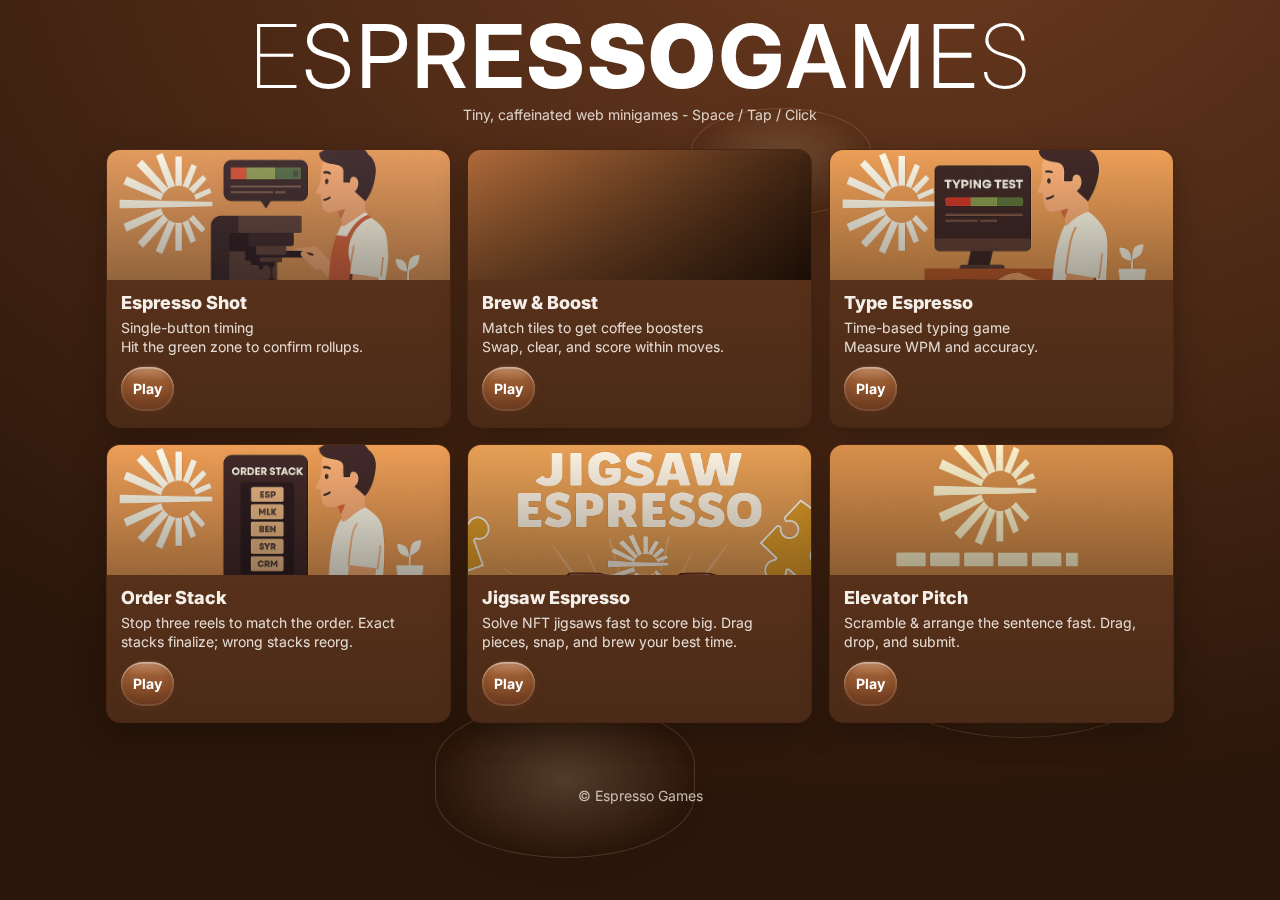
<file: index.html>
<!doctype html>
<html lang="en">
  <head>
    <meta charset="utf-8" />
    <meta name="viewport" content="width=device-width, initial-scale=1, user-scalable=no, viewport-fit=cover" />
    <title>Espresso Games</title>
    <link rel="preconnect" href="https://fonts.googleapis.com" />
    <link rel="preconnect" href="https://fonts.gstatic.com" crossorigin />
    <link href="https://fonts.googleapis.com/css2?family=Inter:wght@400;600;800&display=swap" rel="stylesheet" />
    <link rel="stylesheet" href="https://cdnjs.cloudflare.com/ajax/libs/font-awesome/6.5.2/css/all.min.css" integrity="sha512-SnH5WK+bZxgPHs44uWIX+LLJAJ9/2PkfAm1T0H6S9J1F1sZq9VHtV6nRvWmvMRGsiE9z1FMvxhYhE3lDkG8WAw==" crossorigin="anonymous" referrerpolicy="no-referrer" />
    <link rel="stylesheet" href="home.css" />
  </head>
  <body>
    <div class="bg-icons" aria-hidden="true">
      <div class="shape e-1"></div>
      <div class="shape e-2"></div>
      <div class="shape e-3"></div>
      <div class="shape e-4"></div>
      <i class="icon icon-1 fa-solid fa-mug-saucer"></i>
      <i class="icon icon-2 fa-regular fa-circle"></i>
      <i class="icon icon-3 fa-solid fa-circle"></i>
      <i class="icon icon-4 fa-solid fa-mug-saucer"></i>
      <i class="icon icon-5 fa-regular fa-circle"></i>
      <i class="icon icon-6 fa-solid fa-circle"></i>
      <i class="icon icon-7 fa-solid fa-mug-saucer"></i>
      <i class="icon icon-8 fa-regular fa-circle"></i>
      <i class="icon icon-9 fa-solid fa-circle"></i>
      <i class="icon icon-10 fa-solid fa-mug-saucer"></i>
      <i class="icon icon-11 fa-regular fa-circle"></i>
      <i class="icon icon-12 fa-solid fa-circle"></i>
    </div>
    <header class="header">
      <div class="title" id="title-anim" aria-label="Espresso Games"></div>
      <div class="subtitle">Tiny, caffeinated web minigames - Space / Tap / Click</div>
    </header>
    <main class="grid">
      <a class="card playable" href="espresso-shot/index.html">
        <div class="thumb thumb-shot" data-img="card-img/espresso-shot.png"></div>
        <div class="card-body">
          <div class="card-title">Espresso Shot</div>
          <div class="card-desc">Single-button timing<br>Hit the green zone to confirm rollups.</div>
          <div class="pill">Play</div>
        </div>
      </a>
      <a class="card playable" href="brew-boost/index.html">
        <div class="thumb thumb-brew"></div>
        <div class="card-body">
          <div class="card-title">Brew &amp; Boost</div>
          <div class="card-desc">Match tiles to get coffee boosters<br>Swap, clear, and score within moves.</div>
          <div class="pill">Play</div>
        </div>
      </a>
      <a class="card playable" href="type-espresso/index.html">
        <div class="thumb thumb-type" data-img="card-img/type-espresso.png"></div>
        <div class="card-body">
          <div class="card-title">Type Espresso</div>
          <div class="card-desc">Time-based typing game<br>Measure WPM and accuracy.</div>
          <div class="pill">Play</div>
        </div>
      </a>
      <a class="card playable" href="order-stack/index.html">
        <div class="thumb thumb-stack" data-img="card-img/order-stack.png"></div>
        <div class="card-body">
          <div class="card-title">Order Stack</div>
          <div class="card-desc">Stop three reels to match the order. Exact stacks finalize; wrong stacks reorg.</div>
          <div class="pill">Play</div>
        </div>
      </a>
      <a class="card playable" href="jigsaw-espresso/index.html">
        <div class="thumb thumb-jigsaw" data-img="card-img/jigsaw-espresso.png"></div>
        <div class="card-body">
          <div class="card-title">Jigsaw Espresso</div>
          <div class="card-desc">Solve NFT jigsaws fast to score big. Drag pieces, snap, and brew your best time.</div>
          <div class="pill">Play</div>
        </div>
      </a>
      <a class="card playable" href="elevator-pitch/index.html">
        <div class="thumb thumb-elevator" data-img="card-img/elevator-pitch.png"></div>
        <div class="card-body">
          <div class="card-title">Elevator Pitch</div>
          <div class="card-desc">Scramble & arrange the sentence fast. Drag, drop, and submit.</div>
          <div class="pill">Play</div>
        </div>
      </a>
    </main>
    <footer class="footer">© Espresso Games</footer>
    <script>
      (function(){
        const TITLE_TEXT = 'Espresso Games';
        const container = document.getElementById('title-anim');
        if (!container) return;

        // Initialize spans per character
        const chars = Array.from(TITLE_TEXT);
        container.innerHTML = '';
        chars.forEach((ch) => {
          const span = document.createElement('span');
          span.textContent = ch;
          span.dataset.char = ch;
          container.appendChild(span);
        });

        const spans = Array.from(container.querySelectorAll('span'));

        const mouse = { x: 0, y: 0 };
        const cursor = { x: 0, y: 0 };

        function dist(a, b){
          const dx = b.x - a.x;
          const dy = b.y - a.y;
          return Math.hypot(dx, dy);
        }

        function setInitialPointer(){
          const rect = container.getBoundingClientRect();
          mouse.x = rect.left + rect.width / 2;
          mouse.y = rect.top + rect.height / 2;
          cursor.x = mouse.x;
          cursor.y = mouse.y;
        }

        function onMouseMove(e){ cursor.x = e.clientX; cursor.y = e.clientY; }
        function onTouchMove(e){ const t = e.touches[0]; if (!t) return; cursor.x = t.clientX; cursor.y = t.clientY; }

        window.addEventListener('mousemove', onMouseMove);
        window.addEventListener('touchmove', onTouchMove, { passive: true });

        setInitialPointer();
        window.addEventListener('resize', setInitialPointer);

        function getAttr(distance, minVal, maxVal, maxDist){
          const val = maxVal - Math.abs((maxVal * distance) / maxDist);
          return Math.max(minVal, val + minVal);
        }

        let rafId;
        function animate(){
          mouse.x += (cursor.x - mouse.x) / 15;
          mouse.y += (cursor.y - mouse.y) / 15;

          const titleRect = container.getBoundingClientRect();
          const maxDist = Math.max(120, titleRect.width / 2);

          for (let i = 0; i < spans.length; i++){
            const span = spans[i];
            const r = span.getBoundingClientRect();
            const center = { x: r.left + r.width / 2, y: r.top + r.height / 2 };
            const d = dist(mouse, center);

            const wdth = Math.floor(getAttr(d, 5, 200, maxDist));
            const wght = Math.floor(getAttr(d, 100, 900, maxDist));
            const ital = getAttr(d, 0, 1, maxDist).toFixed(2);

            span.style.opacity = '1';
            span.style.fontVariationSettings = `'wght' ${wght}, 'wdth' ${wdth}, 'ital' ${ital}`;
          }

          rafId = requestAnimationFrame(animate);
        }
        animate();

      })();
    </script>
    <script>
      (function(){
        const clamp = (n, min, max) => Math.max(min, Math.min(max, n));
        const lerp = (a, b, t) => a + (b - a) * t;
        const cards = Array.from(document.querySelectorAll('.card'));

        cards.forEach(card => {
          let target = { xPct: 50, yPct: 50, rx: 0, ry: 0, bgx: 50, bgy: 50 };
          let current = { ...target };
          let rafId = null;

          function animate(){
            current.xPct = lerp(current.xPct, target.xPct, 0.18);
            current.yPct = lerp(current.yPct, target.yPct, 0.18);
            current.rx = lerp(current.rx, target.rx, 0.18);
            current.ry = lerp(current.ry, target.ry, 0.18);
            current.bgx = lerp(current.bgx, target.bgx, 0.1);
            current.bgy = lerp(current.bgy, target.bgy, 0.1);

            card.style.setProperty('--mx', current.xPct + '%');
            card.style.setProperty('--my', current.yPct + '%');
            card.style.setProperty('--rx', current.rx + 'deg');
            card.style.setProperty('--ry', current.ry + 'deg');
            card.style.setProperty('--bgx', current.bgx + '%');
            card.style.setProperty('--bgy', current.bgy + '%');

            if (Math.abs(current.xPct - target.xPct) > 0.01 ||
                Math.abs(current.yPct - target.yPct) > 0.01 ||
                Math.abs(current.rx - target.rx) > 0.01 ||
                Math.abs(current.ry - target.ry) > 0.01 ||
                Math.abs(current.bgx - target.bgx) > 0.01 ||
                Math.abs(current.bgy - target.bgy) > 0.01) {
              rafId = requestAnimationFrame(animate);
            } else {
              rafId = null;
            }
          }

          function setFromEvent(e){
            const rect = card.getBoundingClientRect();
            const nx = clamp((e.clientX - rect.left) / rect.width, 0, 1);
            const ny = clamp((e.clientY - rect.top) / rect.height, 0, 1);
            const dx = nx * 100 - 50;
            const dy = ny * 100 - 50;

            // pointer position
            target.xPct = nx * 100;
            target.yPct = ny * 100;

            // background parallax similar to example ratios
            target.bgx = 50 + nx * 25 - 12.5;  // 50 + (percentage.x / 4) - 12.5
            target.bgy = 50 + ny * 33.33 - 16.67; // 50 + (percentage.y / 3) - 16.67

            // rotation with factor
            const rotateFactor = 0.4;
            target.rx = -(dx / 3.5) * rotateFactor;
            target.ry = (dy / 2) * rotateFactor;

            if (!rafId) rafId = requestAnimationFrame(animate);
          }

          function reset(){
            target = { xPct: 50, yPct: 50, rx: 0, ry: 0, bgx: 50, bgy: 50 };
            if (!rafId) rafId = requestAnimationFrame(animate);
          }

          card.addEventListener('pointermove', setFromEvent);
          card.addEventListener('pointerenter', setFromEvent);
          card.addEventListener('pointerleave', reset);
        });
      })();
    </script>
    <script>
      (function(){
        const thumbs = Array.from(document.querySelectorAll('.thumb[data-img]'));
        thumbs.forEach(t => {
          const src = t.getAttribute('data-img');
          if (!src) return;
          const img = new Image();
          img.onload = () => {
            t.style.backgroundImage = `url('${src}')`;
            t.classList.add('has-image');
          };
          img.onerror = () => {
            // leave gradient as-is
          };
          img.src = src;
        });
      })();
    </script>
  </body>
  </html>
</file>
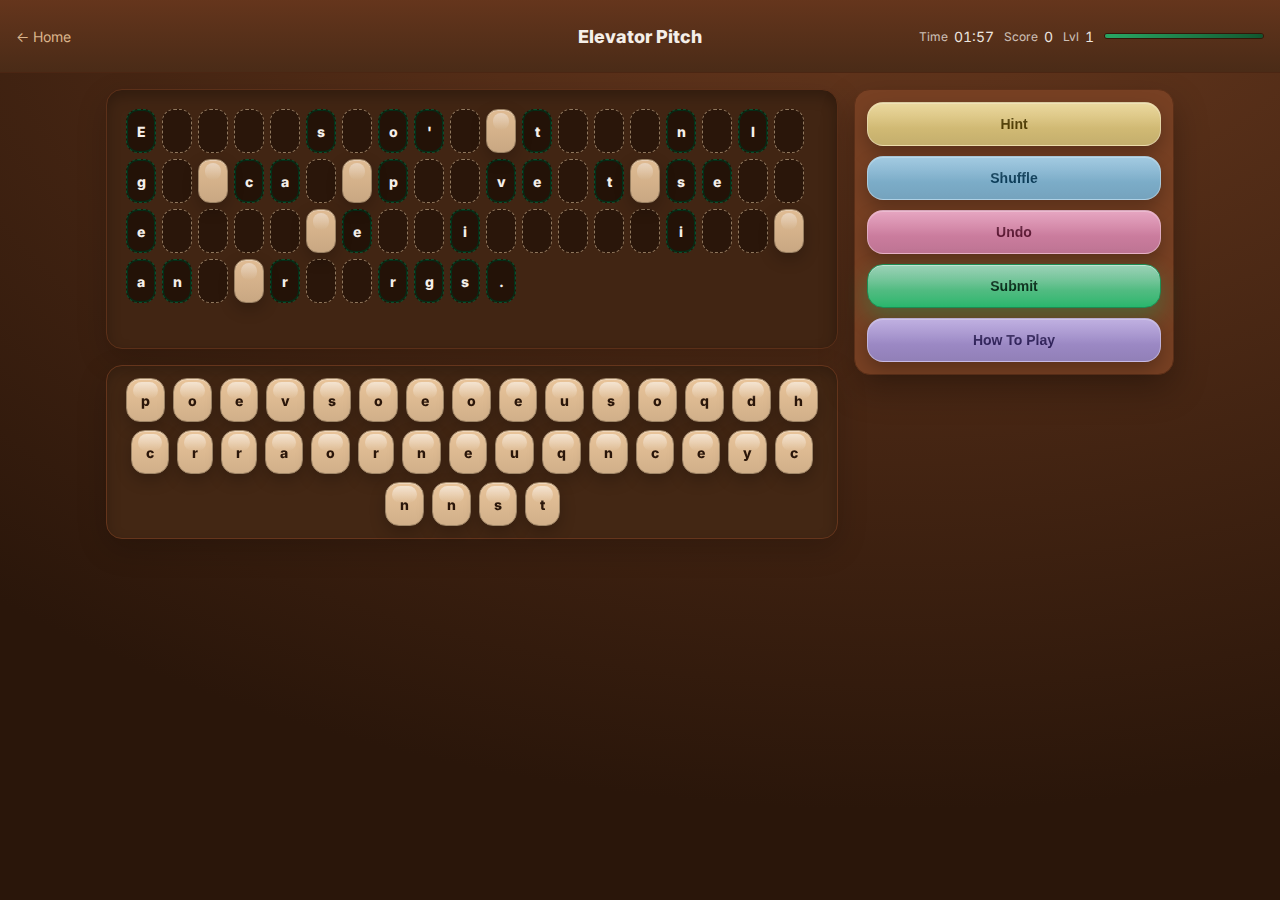
<file: elevator-pitch/index.html>
<!doctype html>
<html lang="en">
  <head>
    <meta charset="utf-8" />
    <meta name="viewport" content="width=device-width, initial-scale=1" />
    <title>Elevator Pitch — Espresso Games</title>
    <link rel="preconnect" href="https://fonts.googleapis.com" />
    <link rel="preconnect" href="https://fonts.gstatic.com" crossorigin />
    <link href="https://fonts.googleapis.com/css2?family=Inter:wght@400;600;800&display=swap" rel="stylesheet" />
    <link rel="stylesheet" href="styles.css" />
  </head>
  <body>
    <header class="topbar">
      <a class="home" href="../index.html">← Home</a>
      <div class="title">Elevator Pitch</div>
      <div class="meta">
        <span class="label">Time</span><span id="clock">00:30</span>
        <span class="label">Score</span><span id="score">0</span>
        <span class="label">Lvl</span><span id="level">1</span>
        <div class="timebar"><div id="timefill"></div></div>
      </div>
    </header>

    <main class="layout">
      <section class="workspace" id="workspace"></section>
      <section class="tray" id="tray"></section>
      <aside class="controls">
        <button id="hint">Hint</button>
        <button id="shuffle">Shuffle</button>
        <button id="undo">Undo</button>
        <button id="submit" class="primary">Submit</button>
        <button id="howtoBtn">How&nbsp;To&nbsp;Play</button>
      </aside>
    </main>

    <div class="modal" id="result" hidden>
      <div class="modal-card">
        <div id="result-title">Result</div>
        <div id="result-detail"></div>
        <div class="modal-actions">
          <button id="next">Next</button>
          <button id="replay">Replay</button>
          <a class="home-link" href="../index.html">Home</a>
        </div>
      </div>
    </div>

    <div class="modal" id="howto" hidden>
      <div class="modal-card">
        <div class="modal-title">How To Play</div>
        <div class="modal-body">
          Drag words from the tray to the workspace to craft a clear elevator pitch before time runs out. Submit to score; use Hint or Shuffle if stuck.
        </div>
        <div class="modal-actions">
          <button id="howtoClose">Got it</button>
        </div>
      </div>
    </div>

    <script src="sentences.js"></script>
    <script src="main.js"></script>
    <script>
      (function(){
        const btn = document.getElementById('howtoBtn');
        const modal = document.getElementById('howto');
        const close = document.getElementById('howtoClose');
        if(btn && modal && close){
          btn.addEventListener('click', ()=> modal.hidden = false);
          close.addEventListener('click', ()=> modal.hidden = true);
          modal.addEventListener('click', (e)=>{ if(e.target === modal) modal.hidden = true; });
          window.addEventListener('keydown', (e)=>{ if(e.key === 'Escape') modal.hidden = true; });
        }
      })();
    </script>
  </body>
  </html>
</file>
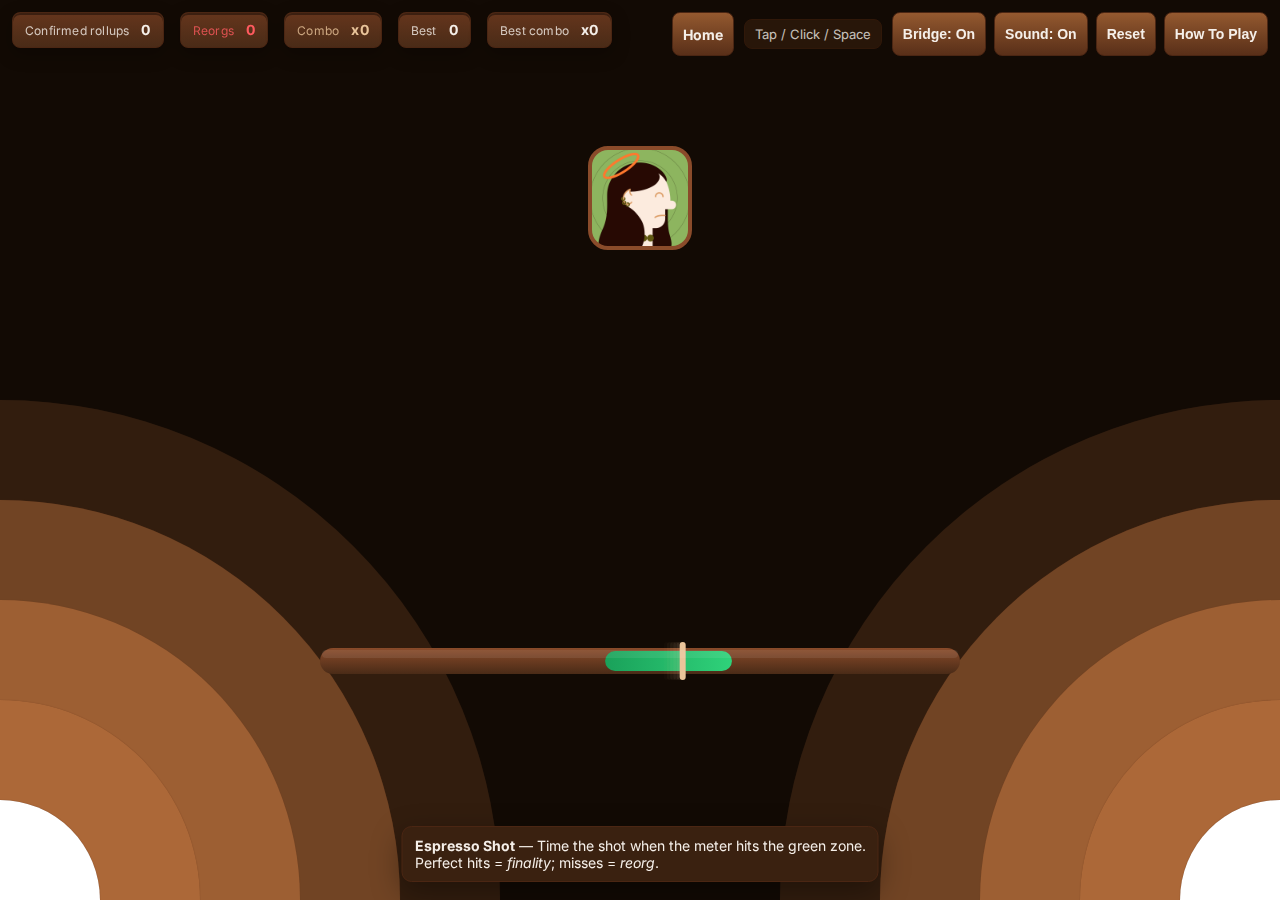
<file: espresso-shot/index.html>
<!doctype html>
<html lang="en">
  <head>
    <meta charset="utf-8" />
    <meta name="viewport" content="width=device-width, initial-scale=1" />
    <title>Espresso Shot — Single-Button Timing</title>
    <link rel="preconnect" href="https://fonts.googleapis.com" />
    <link rel="preconnect" href="https://fonts.gstatic.com" crossorigin />
    <link href="https://fonts.googleapis.com/css2?family=Inter:wght@400;600;800&display=swap" rel="stylesheet" />
    <link rel="stylesheet" href="styles.css" />
  </head>
  <body>
    <!-- Coffee ripple background animation -->
    <div class="ripple-background">
      <!-- Left side ripples -->
      <div class="circle xxlarge shade1 left"></div>
      <div class="circle xlarge shade2 left"></div>
      <div class="circle large shade3 left"></div>
      <div class="circle medium shade4 left"></div>
      <div class="circle small shade5 left"></div>
      
      <!-- Right side ripples -->
      <div class="circle xxlarge shade1 right"></div>
      <div class="circle xlarge shade2 right"></div>
      <div class="circle large shade3 right"></div>
      <div class="circle medium shade4 right"></div>
      <div class="circle small shade5 right"></div>
    </div>
    
    <div id="app">
      <canvas id="game" aria-label="Espresso Shot timing game" role="img"></canvas>
      <div id="hud">
        <div class="scores">
          <div class="score" id="confirmedBox"><span class="label">Confirmed rollups</span><span id="confirmed">0</span></div>
          <div class="score reorgs" id="reorgsBox"><span class="label">Reorgs</span><span id="reorgs">0</span></div>
          <div class="score combo" id="comboBox"><span class="label">Combo</span><span id="combo">x0</span></div>
          <div class="score best"><span class="label">Best</span><span id="best">0</span></div>
          <div class="score best"><span class="label">Best combo</span><span id="bestCombo">x0</span></div>
        </div>
        <div class="right-tools">
          <a class="home-link" href="../index.html" title="Back to Espresso Games">Home</a>
          <div class="controls">Tap / Click / Space</div>
          <div class="buttons">
            <button id="toggleBridge" aria-pressed="true" title="Toggle moving green zone">Bridge: On</button>
            <button id="muteBtn" aria-pressed="false" title="Toggle sound">Sound: On</button>
            <button id="resetBtn" title="Reset run">Reset</button>
            <button id="howtoBtn" title="How to play">How&nbsp;To&nbsp;Play</button>
          </div>
        </div>
      </div>
      <div id="tooltip">
        <strong>Espresso Shot</strong> — Time the shot when the meter hits the green zone.<br />
        Perfect hits = <em>finality</em>; misses = <em>reorg</em>.
      </div>
    </div>

    <div id="howto" class="overlay hidden" role="dialog" aria-modal="true" aria-labelledby="howtoTitle">
      <div class="dialog">
        <div id="howtoTitle" class="dialog-title">How To Play</div>
        <div class="dialog-desc">
          Time your tap when the meter hits the green zone to pull a perfect shot. Streak perfects to build combo; misses cause reorgs. Toggle Bridge to move the zone.
        </div>
        <div class="dialog-actions">
          <button id="howtoClose" class="btn">Got it</button>
        </div>
      </div>
    </div>

    <script src="main.js"></script>
    <script>
      (function(){
        const btn = document.getElementById('howtoBtn');
        const modal = document.getElementById('howto');
        const close = document.getElementById('howtoClose');
        if(btn && modal && close){
          btn.addEventListener('click', ()=> modal.classList.remove('hidden'));
          close.addEventListener('click', ()=> modal.classList.add('hidden'));
          modal.addEventListener('click', (e)=>{ if(e.target === modal) modal.classList.add('hidden'); });
          window.addEventListener('keydown', (e)=>{ if(e.key === 'Escape') modal.classList.add('hidden'); });
        }
      })();
    </script>
  </body>
  </html>
</file>
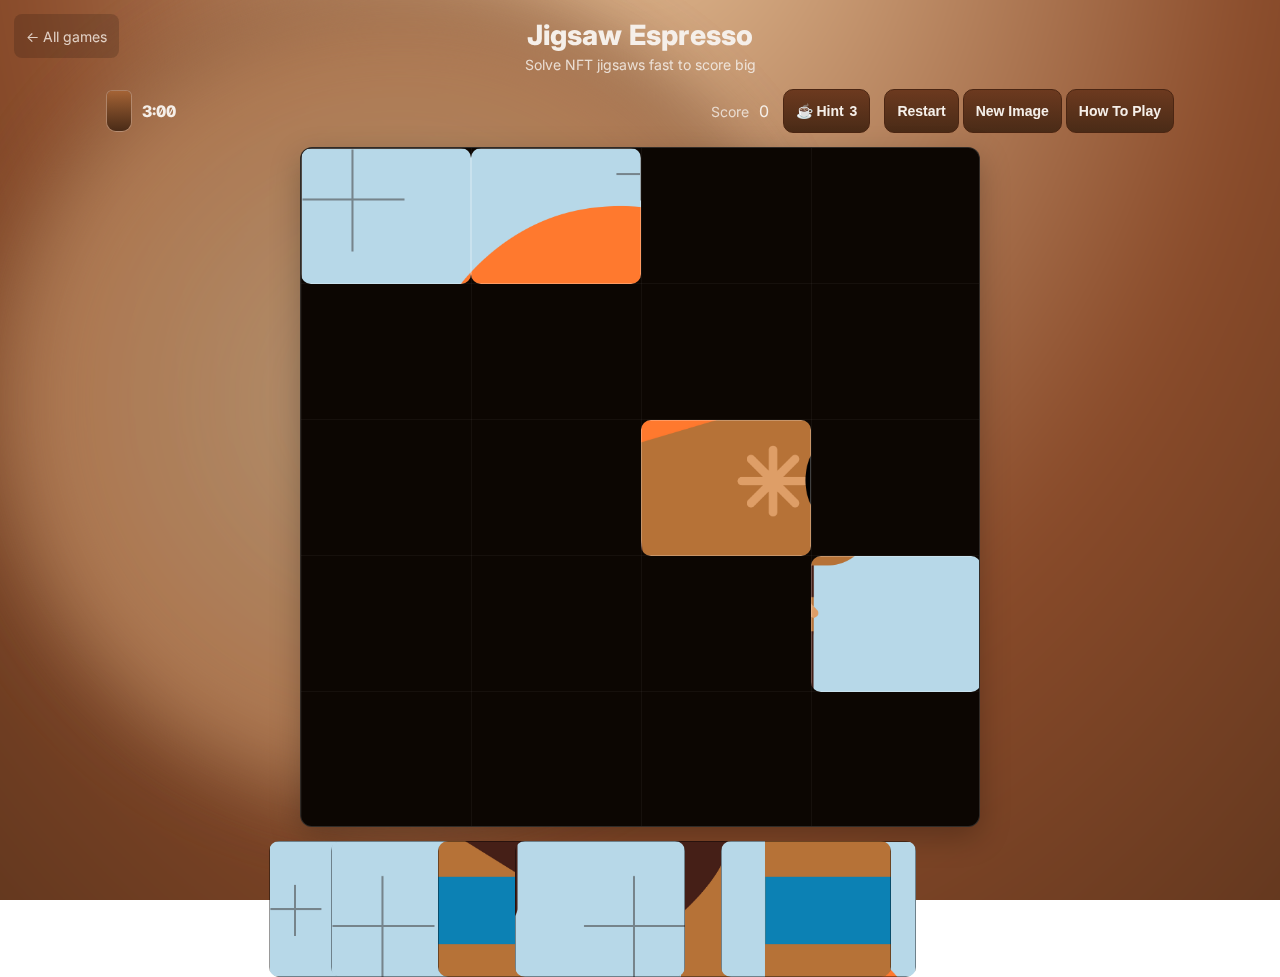
<file: jigsaw-espresso/index.html>
<!doctype html>
<html lang="en">
  <head>
    <meta charset="utf-8" />
    <meta name="viewport" content="width=device-width, initial-scale=1" />
    <title>Jigsaw Espresso</title>
    <link rel="preconnect" href="https://fonts.googleapis.com" />
    <link rel="preconnect" href="https://fonts.gstatic.com" crossorigin />
    <link href="https://fonts.googleapis.com/css2?family=Inter:wght@400;600;800&display=swap" rel="stylesheet" />
    <link rel="stylesheet" href="styles.css" />
  </head>
  <body>
    <div class="bg-espresso" aria-hidden="true">
      <div class="bg-gradient"></div>
      <div class="bg-blob b1"></div>
      <div class="bg-blob b2"></div>
      <div class="bg-blob b3"></div>
    </div>
    <header class="header">
      <a class="back" href="../index.html" aria-label="Back to Espresso Games">← All games</a>
      <div class="title">Jigsaw Espresso</div>
      <div class="subtitle">Solve NFT jigsaws fast to score big</div>
    </header>

    <section class="hud" aria-label="Game HUD">
      <div class="timer" aria-live="polite">
        <div class="glass" aria-hidden="true">
          <div class="fill" id="timerFill"></div>
        </div>
        <div class="time-text"><span id="time">03:00</span></div>
      </div>
      <div class="score">
        <span class="label">Score</span>
        <span id="score">0</span>
      </div>
      <div class="hints">
        <button id="hintBtn" class="btn" type="button" aria-label="Use hint">
          ☕ Hint <span id="hintsLeft">3</span>
        </button>
      </div>
      <div class="actions">
        <button id="restartBtn" class="btn" type="button">Restart</button>
        <button id="nextImgBtn" class="btn" type="button">New Image</button>
        <button id="howtoBtn" class="btn" type="button">How&nbsp;To&nbsp;Play</button>
      </div>
    </section>

    <main class="game" aria-label="Jigsaw board">
      <div id="boardWrap">
        <div id="board" aria-label="Puzzle board"></div>
        <div id="guideOverlay" aria-hidden="true"></div>
      </div>
      <div id="pieces" aria-label="Puzzle pieces tray"></div>
    </main>

    <div id="modal" class="modal" role="dialog" aria-modal="true" aria-hidden="true">
      <div class="modal-card">
        <div class="modal-title" id="modalTitle">Brew-tiful!</div>
        <div class="modal-body">
          <div class="beans" id="beanRating" aria-label="Coffee bean rating">☕☕☕</div>
          <div class="stats"><span id="resultTime">0:00</span> · <span id="resultScore">0</span> pts</div>
        </div>
        <div class="modal-actions">
          <button id="modalReplay" class="btn">Replay</button>
          <button id="modalNew" class="btn">Another Image</button>
          <a class="btn btn-link" href="../index.html">Home</a>
        </div>
      </div>
    </div>

    <div id="howto" class="modal" aria-hidden="true" role="dialog" aria-modal="true">
      <div class="modal-card">
        <div class="modal-title">How To Play</div>
        <div class="modal-body">
          Drag and drop pieces to assemble the picture. Use hints sparingly; finish fast for higher scores. Try new images for variety.
        </div>
        <div class="modal-actions">
          <button id="howtoClose" class="btn">Got it</button>
        </div>
      </div>
    </div>

    <script src="main.js"></script>
    <script>
      (function(){
        const btn = document.getElementById('howtoBtn');
        const modal = document.getElementById('howto');
        const close = document.getElementById('howtoClose');
        if(btn && modal && close){
          btn.addEventListener('click', ()=> modal.setAttribute('aria-hidden','false'));
          close.addEventListener('click', ()=> modal.setAttribute('aria-hidden','true'));
          modal.addEventListener('click', (e)=>{ if(e.target === modal) modal.setAttribute('aria-hidden','true'); });
          window.addEventListener('keydown', (e)=>{ if(e.key === 'Escape') modal.setAttribute('aria-hidden','true'); });
        }
      })();
    </script>
  </body>
  </html>
</file>
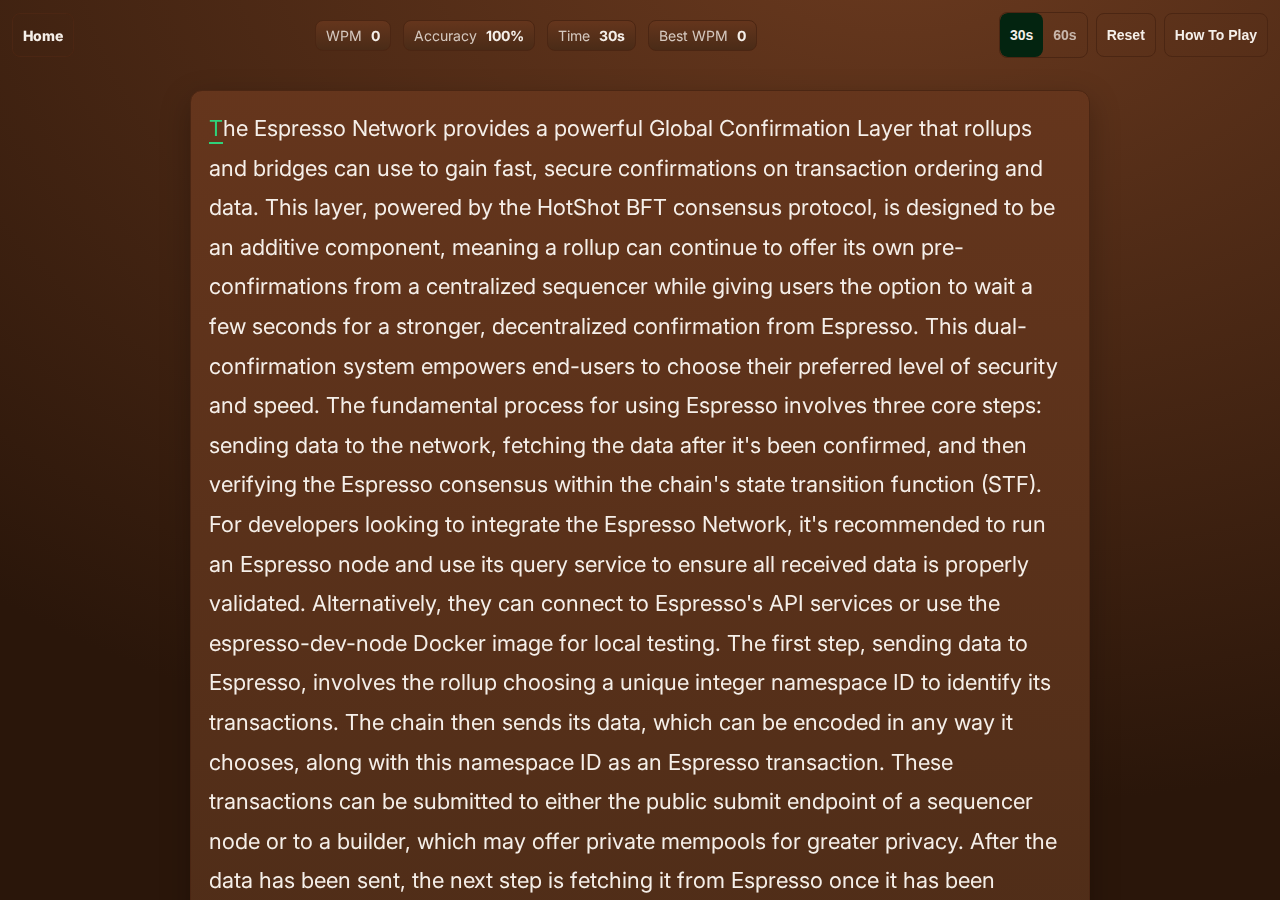
<file: type-espresso/index.html>
<!doctype html>
<html lang="en">
  <head>
    <meta charset="utf-8" />
    <meta name="viewport" content="width=device-width, initial-scale=1" />
    <title>Type Espresso — Espresso Games</title>
    <link rel="preconnect" href="https://fonts.googleapis.com" />
    <link rel="preconnect" href="https://fonts.gstatic.com" crossorigin />
    <link href="https://fonts.googleapis.com/css2?family=Inter:wght@400;600;800&display=swap" rel="stylesheet" />
    <link rel="stylesheet" href="styles.css" />
  </head>
  <body>
    <div id="app">
      <div class="topbar">
        <a class="home-link" href="../index.html">Home</a>
        <div class="stats">
          <div class="stat"><span class="label">WPM</span> <span id="wpm">0</span></div>
          <div class="stat"><span class="label">Accuracy</span> <span id="acc">100%</span></div>
          <div class="stat"><span class="label">Time</span> <span id="time">30s</span></div>
          <div class="stat"><span class="label">Best WPM</span> <span id="best">0</span></div>
        </div>
        <div class="controls">
          <div class="segmented" role="group" aria-label="Test length">
            <button id="time30" aria-pressed="true">30s</button>
            <button id="time60" aria-pressed="false">60s</button>
          </div>
          <button id="resetBtn">Reset</button>
          <button id="howtoBtn">How&nbsp;To&nbsp;Play</button>
        </div>
      </div>
      <div class="wrapper">
        <div id="prompt" class="prompt" aria-label="Typing prompt" role="article" tabindex="0"></div>
        <input id="hiddenInput" class="invisible-input" autocomplete="off" autocapitalize="off" spellcheck="false" inputmode="text" />
      </div>
      <div id="overlay" class="overlay" aria-hidden="true">
        <div class="modal" role="dialog" aria-modal="true" aria-labelledby="resTitle">
          <div class="modal-title" id="resTitle">Results</div>
          <div class="modal-row"><span>WPM</span><strong id="resWpm">0</strong></div>
          <div class="modal-row"><span>Accuracy</span><strong id="resAcc">0%</strong></div>
          <div class="modal-actions">
            <button id="playAgain">Play again</button>
          </div>
        </div>
      </div>

      <div id="howto" class="overlay" aria-hidden="true">
        <div class="modal" role="dialog" aria-modal="true" aria-labelledby="howtoTitle">
          <div class="modal-title" id="howtoTitle">How To Play</div>
          <div class="modal-row">
            Type the prompt as fast and accurately as you can within the set time. WPM and accuracy update live. Use Reset to start a new run.
          </div>
          <div class="modal-actions">
            <button id="howtoClose">Got it</button>
          </div>
        </div>
      </div>
    </div>

    <script src="texts.js"></script>
    <script src="main.js"></script>
    <script>
      (function(){
        const btn = document.getElementById('howtoBtn');
        const overlay = document.getElementById('howto');
        const close = document.getElementById('howtoClose');
        if(btn && overlay && close){
          btn.addEventListener('click', ()=> overlay.classList.add('show'));
          close.addEventListener('click', ()=> overlay.classList.remove('show'));
          overlay.addEventListener('click', (e)=>{ if(e.target === overlay) overlay.classList.remove('show'); });
          window.addEventListener('keydown', (e)=>{ if(e.key === 'Escape') overlay.classList.remove('show'); });
        }
      })();
    </script>
  </body>
  </html>
</file>
<file: home.css>
:root {
  --espresso-0: #120a04;
  --espresso-1: #2a160a;
  --espresso-2: #4a2b17;
  --espresso-3: #6b3a1f;
  --espresso-4: #8a4b2a;
  --espresso-5: #b06b3a;
  --crema: #e9c49a;
  --text: #f5efe9;
  --accent: #2fd27a;
  --icon-a: rgba(185, 122, 72, .18);
  --icon-b: rgba(233, 196, 154, .14);
  --icon-c: rgba(74, 43, 23, .16);
}

* { box-sizing: border-box; }
html, body { height: 100%; overscroll-behavior: none; }
body {
  margin: 0;
  color: var(--text);
  background: radial-gradient(1400px 900px at 70% -10%, var(--espresso-3), var(--espresso-1)) fixed;
  font-family: 'Inter', system-ui, -apple-system, Segoe UI, Roboto, Arial, sans-serif;
  overflow-x: hidden;
  -webkit-touch-callout: none;
  -webkit-user-select: none;
  user-select: none;
  -webkit-tap-highlight-color: transparent;
}

/* Touch optimization */
@media (hover: none) {
  * {
    -webkit-touch-callout: none;
    -webkit-tap-highlight-color: transparent;
  }
  
  /* Improve scroll performance on mobile */
  .bg-icons .icon,
  .bg-icons .shape {
    will-change: transform;
    transform: translateZ(0);
  }
}

/* Floating espresso-themed icons background */
.bg-icons {
  position: fixed;
  inset: 0;
  overflow: hidden;
  pointer-events: none;
  z-index: 0;
}

.bg-icons .icon {
  position: absolute;
  color: var(--icon-a);
  filter: drop-shadow(0 8px 24px rgba(0,0,0,.35));
  animation: floatY 18s ease-in-out infinite, floatX 36s linear infinite;
}

.bg-icons .icon.fa-circle { color: var(--icon-b); }
.bg-icons .icon.fa-mug-saucer { color: var(--icon-c); }

/* Sizes */
.bg-icons .icon { font-size: clamp(34px, 6vw, 96px); }
.bg-icons .icon.icon-1 { font-size: clamp(72px, 10vw, 160px); }
.bg-icons .icon.icon-4 { font-size: clamp(60px, 9vw, 140px); }
.bg-icons .icon.icon-7 { font-size: clamp(56px, 9vw, 132px); }
.bg-icons .icon.icon-10 { font-size: clamp(80px, 11vw, 170px); }

/* Positions */
.bg-icons .icon-1 { top: 14%; left: 8%; animation-delay: -2s, -8s; }
.bg-icons .icon-2 { top: 22%; left: 72%; animation-delay: -6s, -14s; }
.bg-icons .icon-3 { top: 68%; left: 16%; animation-delay: -10s, -22s; }
.bg-icons .icon-4 { top: 78%; left: 72%; animation-delay: -4s, -18s; }
.bg-icons .icon-5 { top: 12%; left: 44%; animation-delay: -12s, -28s; }
.bg-icons .icon-6 { top: 36%; left: 10%; animation-delay: -1s, -6s; }
.bg-icons .icon-7 { top: 40%; left: 84%; animation-delay: -15s, -34s; }
.bg-icons .icon-8 { top: 86%; left: 8%; animation-delay: -9s, -20s; }
.bg-icons .icon-9 { top: 58%; left: 54%; animation-delay: -7s, -16s; }
.bg-icons .icon-10 { top: 8%; left: 86%; animation-delay: -18s, -40s; }
.bg-icons .icon-11 { top: 50%; left: 30%; animation-delay: -11s, -24s; }
.bg-icons .icon-12 { top: 74%; left: 92%; animation-delay: -3s, -12s; }

@keyframes floatY {
  0%, 100% { transform: translateY(0) rotate(0deg); }
  50% { transform: translateY(18px) rotate(6deg); }
}

@keyframes floatX {
  0% { transform: translateX(0); }
  50% { transform: translateX(18px); }
  100% { transform: translateX(0); }
}

/* Elliptical decorative shapes */
.bg-icons .shape {
  position: absolute;
  border-radius: 50% / 40%;
  background: radial-gradient(closest-side, rgba(233,196,154,.22), rgba(233,196,154,0));
  border: 1px solid rgba(233,196,154,.18);
  filter: blur(0.2px) drop-shadow(0 8px 22px rgba(0,0,0,.35));
  animation: floatY 20s ease-in-out infinite, floatX 40s linear infinite;
}

.bg-icons .shape.e-1 { width: 220px; height: 132px; top: 26%; left: 16%; animation-delay: -5s, -12s; }
.bg-icons .shape.e-2 { width: 300px; height: 180px; top: 62%; left: 68%; animation-delay: -11s, -26s; }
.bg-icons .shape.e-3 { width: 180px; height: 108px; top: 12%; left: 54%; animation-delay: -3s, -8s; }
.bg-icons .shape.e-4 { width: 260px; height: 156px; top: 78%; left: 34%; animation-delay: -15s, -32s; }

/* Ensure content sits above */
.header, .grid, .footer { position: relative; z-index: 1; }

@media (prefers-reduced-motion: reduce) {
  .bg-icons .icon,
  .bg-icons .shape {
    animation: none !important;
  }
}

.header {
  padding: max(12px, env(safe-area-inset-top)) 16px 8px;
  text-align: center;
}
.title { font-size: clamp(28px, 6vw, 40px); font-weight: 800; letter-spacing: .4px; }
.subtitle { opacity: .85; margin-top: 6px; font-size: clamp(12px, 3vw, 14px); padding: 0 8px; }

/* Animated title using variable font */
@font-face {
  font-family: 'Compressa VF';
  src: url('https://res.cloudinary.com/dr6lvwubh/raw/upload/v1529908256/CompressaPRO-GX.woff2') format('woff2');
  font-style: normal;
  font-weight: 100 900;
  font-display: swap;
}

#title-anim {
  display: inline-flex;
  gap: 0.02em;
  font-family: 'Compressa VF', 'Inter', system-ui, -apple-system, Segoe UI, Roboto, Arial, sans-serif;
  font-size: clamp(32px, 8vw, 88px);
  line-height: 1;
  text-transform: uppercase;
  color: #ffffff;
  /* fallback look before JS kicks in */
  font-variation-settings: 'wght' 700, 'wdth' 100, 'ital' 0;
}

#title-anim span { display: inline-block; will-change: font-variation-settings, opacity; }

.grid {
  max-width: 1100px;
  margin: 18px auto 40px;
  padding: 0 16px;
  display: grid;
  grid-template-columns: repeat(auto-fill, minmax(min(260px, 100%), 1fr));
  gap: 16px;
}

@media (max-width: 768px) {
  .grid {
    grid-template-columns: 1fr;
    max-width: 480px;
    gap: 12px;
    margin: 12px auto 32px;
    padding: 0 12px;
  }
}

@media (max-width: 480px) {
  .grid {
    padding: 0 8px;
    gap: 10px;
  }
}

.card {
  background: linear-gradient(180deg, color-mix(in oklab, var(--espresso-4), black 20%), var(--espresso-2));
  border: 1px solid color-mix(in oklab, var(--espresso-4), black 35%);
  border-radius: 14px;
  overflow: hidden;
  box-shadow: 0 10px 30px rgba(0,0,0,.25);
  position: relative;
  /* Glare/foil defaults */
  --mx: 50%;
  --my: 50%;
  --bgx: 50%;
  --bgy: 50%;
  --rx: 0deg;
  --ry: 0deg;
  --glare-opacity: 0;
  --foil-opacity: 0;
  --duration: 300ms;
  --easing: ease;
  will-change: transform;
  transform: perspective(600px) rotateY(var(--rx)) rotateX(var(--ry));
  transition: transform var(--duration) var(--easing);
}
.card.playable { cursor: pointer; text-decoration: none; color: inherit; }
.card:hover { transform: perspective(600px) translateY(-2px) rotateY(var(--rx)) rotateX(var(--ry)); }

.thumb { height: 130px; position: relative; }
.thumb.has-image {
  background-position: var(--bgx) var(--bgy);
  background-size: cover;
  background-repeat: no-repeat;
}
.thumb::after { content: ""; position: absolute; inset: 0; background: linear-gradient(180deg, transparent, rgba(0,0,0,.35)); }
.thumb-shot { background: linear-gradient(120deg, var(--crema), var(--espresso-5)); }
.thumb-type { background: linear-gradient(120deg, #8f4501, #f8d095); }
.thumb-stack { background: linear-gradient(120deg, #6b3a1f, #e9c49a); }
.thumb-elevator { background: linear-gradient(120deg, #8a4b2a, #4a2b17); }
.thumb-brew { background: linear-gradient(120deg, #b06b3a, #2a160a); }
.thumb-jigsaw { background: linear-gradient(120deg, #e9c49a, #6b3a1f); }
.thumb-latte { background: linear-gradient(120deg, #fff3e0, #b08a5a); }
.thumb-bridge { background: linear-gradient(120deg, #2fd27a, #126c3c); }

.card-body { padding: 12px 14px 16px; }
.card-title { font-weight: 800; font-size: clamp(16px, 4vw, 18px); }
.card-desc { opacity: .9; margin-top: 6px; line-height: 1.35; font-size: clamp(13px, 3.5vw, 14px); }
.pill {
  display: inline-flex;
  margin-top: 10px;
  padding: 8px 12px;
  border-radius: 999px;
  position: relative;
  color: #ffffff;
  font-weight: 700;
  font-size: clamp(12px, 3vw, 14px);
  min-height: 44px;
  min-width: 44px;
  align-items: center;
  justify-content: center;
  transition: transform 200ms ease, box-shadow 200ms ease;
  background: linear-gradient(to bottom, var(--espresso-5), var(--espresso-3));
  box-shadow: 0 2px 8px rgba(107, 58, 31, 0.35), 0 1.5px 0 rgba(255, 255, 255, 0.25) inset, 0 -2px 8px rgba(107, 58, 31, 0.5) inset;
}
.pill::before {
  content: "";
  position: absolute;
  left: 50%;
  top: 0;
  width: 80%;
  height: 40%;
  transform: translateX(-50%);
  border-top-left-radius: 999px;
  border-top-right-radius: 999px;
  pointer-events: none;
  background: linear-gradient(180deg, rgba(255,255,255,0.25) 0%, rgba(255,255,255,0) 80%, transparent 100%);
  filter: blur(1.5px);
}
.pill::after {
  content: "";
  position: absolute;
  inset: 0;
  border-radius: 999px;
  pointer-events: none;
  box-shadow: 0 0 0 2px rgba(255,255,255,0.10) inset, 0 1.5px 0 0 rgba(255,255,255,0.18) inset, 0 -2px 8px 0 rgba(107, 58, 31, 0.18) inset;
}
.pill:active { transform: scale(0.98); }
.soon .pill { background: color-mix(in oklab, #888, black 10%); color: #111; border-color: color-mix(in oklab, #888, black 25%); }

/* Touch-friendly interactions */
@media (hover: none) {
  .card:active {
    transform: perspective(600px) translateY(-1px) scale(0.98);
    --glare-opacity: .4;
    --foil-opacity: .15;
  }
}

@media (max-width: 768px) {
  .card-body { padding: 14px 16px 18px; }
  .thumb { height: 120px; }
}

.footer { text-align: center; padding: 24px; opacity: .75; font-size: clamp(12px, 3vw, 14px); }

/* Additional mobile optimizations */
@media (max-width: 768px) {
  .footer { padding: 16px; }
  
  /* Reduce background animation complexity on mobile for performance */
  .bg-icons .icon { font-size: clamp(24px, 5vw, 64px); }
  .bg-icons .icon.icon-1 { font-size: clamp(48px, 8vw, 120px); }
  .bg-icons .icon.icon-4 { font-size: clamp(40px, 7vw, 100px); }
  .bg-icons .icon.icon-7 { font-size: clamp(40px, 7vw, 100px); }
  .bg-icons .icon.icon-10 { font-size: clamp(54px, 9vw, 130px); }
  
  /* Optimize shapes for mobile */
  .bg-icons .shape.e-1 { width: 150px; height: 90px; }
  .bg-icons .shape.e-2 { width: 200px; height: 120px; }
  .bg-icons .shape.e-3 { width: 120px; height: 72px; }
  .bg-icons .shape.e-4 { width: 180px; height: 108px; }
}

/* Performance optimization for mobile */
@media (max-width: 768px) and (prefers-reduced-motion: no-preference) {
  /* Reduce animation frequency on mobile */
  .bg-icons .icon {
    animation-duration: 24s, 48s;
  }
  
  .bg-icons .shape {
    animation-duration: 30s, 60s;
  }
}

/* Battery optimization */
@media (max-width: 768px) and (prefers-reduced-motion: reduce) {
  .bg-icons {
    display: none;
  }
}

/* Global mobile performance optimizations */
@media (max-width: 768px) {
  /* Hardware acceleration for smoother animations */
  .card,
  .pill,
  button {
    transform: translateZ(0);
    backface-visibility: hidden;
  }
  
  /* Optimize rendering */
  img {
    image-rendering: auto;
  }
}


/* Glare and foil overlays */
.card::before,
.card::after {
  content: "";
  position: absolute;
  inset: 0;
  border-radius: inherit;
  pointer-events: none;
  transition: opacity .2s ease;
}

/* Soft specular glare following pointer */
.card::before {
  /* A bright spot that tracks --mx/--my */
  background: radial-gradient(
    farthest-corner circle at var(--mx) var(--my),
    rgba(255,255,255,.75) 0%,
    rgba(255,255,255,.35) 12%,
    rgba(255,255,255,0) 42%
  );
  mix-blend-mode: screen;
  opacity: var(--glare-opacity);
}

/* Subtle rainbow foil for depth */
.card::after {
  background:
    /* rainbow */
    repeating-linear-gradient(
      0deg,
      rgba(255,119,115,.35) 0 8px,
      rgba(255,237,95,.35) 8px 16px,
      rgba(168,255,95,.35) 16px 24px,
      rgba(131,255,247,.35) 24px 32px,
      rgba(120,148,255,.35) 32px 40px,
      rgba(216,117,255,.35) 40px 48px,
      rgba(255,119,115,.35) 48px 56px
    ) 0% var(--bgy)/200% 400% no-repeat,
    /* diagonal texture */
    repeating-linear-gradient(
      128deg,
      #0e152e 0%,
      hsl(180,10%,60%) 3.8%,
      hsl(180,10%,60%) 4.5%,
      hsl(180,10%,60%) 5.2%,
      #0e152e 10%,
      #0e152e 12%
    ) var(--bgx) var(--bgy)/300% no-repeat,
    /* shade tied to glare */
    radial-gradient(
      farthest-corner circle at var(--mx) var(--my),
      rgba(255,255,255,0.1) 12%,
      rgba(255,255,255,0.25) 120%
    ) var(--bgx) var(--bgy)/300% no-repeat;
  mix-blend-mode: color-dodge;
  opacity: var(--foil-opacity);
}

/* Activate overlays on hover */
.card:hover {
  --glare-opacity: .6;
  --foil-opacity: .22;
  --duration: 200ms;
  --easing: linear;
}
</file>
<file: elevator-pitch/styles.css>
:root {
  --espresso-0: #120a04;
  --espresso-1: #2a160a;
  --espresso-2: #4a2b17;
  --espresso-3: #6b3a1f;
  --espresso-4: #8a4b2a;
  --espresso-5: #b06b3a;
  --crema: #e9c49a;
  --text: #f5efe9;
  --accent: #2fd27e;
  --danger: #ff5a5a;
  /* Candy accents */
  --candy-rose: #ff9ec7;
  --candy-sky: #9fdcff;
  --candy-lemon: #ffe38f;
  --candy-lavender: #cbb3ff;
  --candy-mint: #9af2c7;
}

* { box-sizing: border-box; }
html, body { height: 100%; }
body {
  margin: 0;
  color: var(--text);
  background: radial-gradient(1400px 900px at 70% -10%, var(--espresso-3), var(--espresso-1)) fixed;
  font-family: 'Inter', system-ui, -apple-system, Segoe UI, Roboto, Arial, sans-serif;
}

.topbar {
  display: grid;
  grid-template-columns: 1fr auto 1fr;
  align-items: center;
  gap: 12px;
  padding: 14px 16px;
  background: linear-gradient(180deg, color-mix(in oklab, var(--espresso-4), black 20%), var(--espresso-2));
  border-bottom: 1px solid color-mix(in oklab, var(--espresso-4), black 35%);
  position: sticky;
  top: 0;
  z-index: 50;
}
.topbar .home { 
  color: var(--crema); 
  text-decoration: none; 
  opacity: .9;
  min-height: 44px;
  display: flex;
  align-items: center;
  font-size: clamp(12px, 3vw, 14px);
}
.topbar .title { text-align: center; font-weight: 800; font-size: clamp(16px, 4vw, 18px); }
.topbar .meta { text-align: right; opacity: .95; display: grid; grid-auto-flow: column; align-items: center; gap: 10px; justify-self: end; }
.topbar .meta .label { opacity: .8; font-size: clamp(10px, 2.5vw, 12px); margin-right: -4px; }
.topbar .meta span:not(.label) { font-size: clamp(12px, 3vw, 14px); font-variant-numeric: tabular-nums; }
.timebar { position: relative; width: clamp(100px, 25vw, 160px); height: 6px; border-radius: 999px; background: color-mix(in oklab, var(--espresso-4), black 40%); overflow: hidden; border: 1px solid color-mix(in oklab, var(--espresso-4), black 50%); }
.timebar #timefill { position: absolute; inset: 0; width: 100%; background: linear-gradient(90deg, var(--accent), #126c3c); transition: width .25s ease; box-shadow: inset 0 0 8px rgba(0,0,0,.25), 0 0 12px rgba(47,210,126,.35); }
.timebar::before { content: ""; position: absolute; inset: 0; pointer-events: none; background: linear-gradient(180deg, rgba(255,255,255,.55), rgba(255,255,255,0)); opacity: .2; }
.timebar.danger #timefill { background: linear-gradient(90deg, #ff9a9a, #d32828); animation: timepulse 1s ease-in-out infinite; }
@keyframes timepulse { 0%, 100% { filter: brightness(1); } 50% { filter: brightness(1.25); } }

/* Mobile topbar optimization */
@media (max-width: 768px) {
  .topbar {
    grid-template-columns: auto 1fr auto;
    gap: 8px;
    padding: 10px 12px;
  }
  
  .topbar .meta {
    gap: 6px;
    justify-self: stretch;
    grid-auto-flow: row;
    text-align: center;
  }
  
  .timebar {
    width: 100%;
    max-width: 120px;
    justify-self: center;
  }
}

.layout {
  display: grid;
  grid-template-columns: 1fr 320px;
  grid-template-rows: auto auto;
  grid-template-areas:
    "board controls"
    "tray controls";
  align-items: start;
  gap: 16px;
  padding: 16px;
  max-width: 1100px;
  margin: 0 auto;
}
.workspace { grid-area: board; min-height: 260px; border-radius: 16px; padding: 16px; background: color-mix(in oklab, var(--espresso-2), black 8%); border: 1px solid color-mix(in oklab, var(--espresso-4), black 25%); display: flex; flex-wrap: wrap; align-content: flex-start; box-shadow: inset 0 6px 14px rgba(0,0,0,.25), 0 10px 30px rgba(0,0,0,.18); }
.tray { grid-area: tray; min-height: 120px; padding: 12px; border-radius: 16px; background: color-mix(in oklab, var(--espresso-2), black 6%); border: 1px solid color-mix(in oklab, var(--espresso-4), black 20%); display: flex; flex-wrap: wrap; gap: 8px; justify-content: center; backdrop-filter: blur(3px); box-shadow: inset 0 6px 14px rgba(0,0,0,.22), 0 10px 30px rgba(0,0,0,.18); }
.controls { grid-area: controls; display: flex; flex-direction: column; gap: 10px; position: sticky; top: 16px; align-self: start; background: color-mix(in oklab, var(--espresso-4), black 10%); border: 1px solid color-mix(in oklab, var(--espresso-4), black 25%); border-radius: 16px; padding: 12px; box-shadow: 0 14px 34px rgba(0,0,0,.28); }
.controls button { 
  padding: 12px 14px; 
  border-radius: 16px; 
  border: 1px solid rgba(255,255,255,.18); 
  background: linear-gradient(180deg, rgba(255,255,255,.6), rgba(255,255,255,.15)) padding-box, color-mix(in oklab, var(--espresso-4), black 20%) border-box; 
  color: var(--text); 
  font-weight: 700; 
  cursor: pointer;
  min-height: 44px;
  font-size: clamp(12px, 3vw, 14px);
  position: relative;
  overflow: hidden;
  box-shadow: inset 0 1px 0 rgba(255,255,255,.25), 0 8px 18px rgba(0,0,0,.25);
}
.controls button:hover { filter: brightness(1.04); box-shadow: inset 0 1px 0 rgba(255,255,255,.25), 0 10px 22px rgba(0,0,0,.32); }
.controls button:active { transform: translateY(1px); }
.controls button:focus-visible { outline: 2px solid color-mix(in oklab, var(--accent), black 20%); outline-offset: 2px; }
.controls button::before { content: ""; position: absolute; inset: 0; background: linear-gradient(180deg, rgba(255,255,255,.45), rgba(255,255,255,0) 60%); pointer-events: none; opacity: .55; }
.controls button::after { content: ""; position: absolute; width: 200%; height: 200%; left: 50%; top: 50%; transform: translate(-50%, -50%) scale(0); background: radial-gradient(circle at center, rgba(255,255,255,.4), rgba(255,255,255,0) 50%); transition: transform .25s ease, opacity .3s ease; opacity: 0; pointer-events: none; }
.controls button:active::after { transform: translate(-50%, -50%) scale(1); opacity: .6; }
.controls .primary { 
  background: linear-gradient(180deg, color-mix(in oklab, var(--candy-mint), black 15%), color-mix(in oklab, var(--accent), black 10%)); 
  color: #062b18; 
  border-color: color-mix(in oklab, var(--accent), black 25%); 
  box-shadow: inset 0 1px 0 rgba(255,255,255,.4), 0 10px 22px rgba(17,161,90,.35);
}
/* Candy variants per control (no emojis) */
.controls #hint { background: linear-gradient(180deg, color-mix(in oklab, var(--candy-lemon), black 8%), color-mix(in oklab, var(--candy-lemon), black 18%)); color: #4d3a00; border-color: rgba(255,255,255,.35); }
.controls #shuffle { background: linear-gradient(180deg, color-mix(in oklab, var(--candy-sky), black 12%), color-mix(in oklab, var(--candy-sky), black 20%)); color: #093a56; border-color: rgba(255,255,255,.35); }
.controls #undo { background: linear-gradient(180deg, color-mix(in oklab, var(--candy-rose), black 10%), color-mix(in oklab, var(--candy-rose), black 20%)); color: #5a1632; border-color: rgba(255,255,255,.35); }
.controls #howtoBtn { background: linear-gradient(180deg, color-mix(in oklab, var(--candy-lavender), black 12%), color-mix(in oklab, var(--candy-lavender), black 22%)); color: #2f2159; border-color: rgba(255,255,255,.35); }

/* Mobile layout optimization */
@media (max-width: 768px) {
  .layout {
    grid-template-columns: 1fr;
    grid-template-rows: auto auto auto;
    grid-template-areas:
      "board"
      "tray"
      "controls";
    gap: 12px;
    padding: 12px;
  }
  
  .controls {
    flex-direction: row;
    justify-content: center;
    flex-wrap: wrap;
    gap: 8px;
    position: static;
    background: transparent;
    border: 0;
    padding: 0;
    box-shadow: none;
  }
  
  .controls button {
    flex: 1;
    min-width: 80px;
    max-width: 120px;
  }
  
  .workspace {
    min-height: 200px;
    padding: 12px;
  }
  
  .tray {
    min-height: 100px;
    padding: 10px;
  }
}

.slot { 
  width: 30px; 
  height: 44px; 
  border-radius: 12px; 
  background: color-mix(in oklab, var(--espresso-1), black 0%); 
  border: 1px dashed color-mix(in oklab, var(--crema), black 30%); 
  display: inline-flex; 
  align-items: center; 
  justify-content: center; 
  margin: 3px; 
  font-weight: 800;
  font-size: clamp(11px, 2.8vw, 14px);
}
.slot.space { opacity: .95; width: 30px; background: linear-gradient(180deg, var(--crema), color-mix(in oklab, var(--crema), black 8%)); border: 1px solid color-mix(in oklab, var(--crema), black 25%); border-style: solid; box-shadow: inset 0 1px 0 rgba(255,255,255,.35), 0 6px 16px rgba(0,0,0,.22); position: relative; }
.slot.space::before { content: ""; position: absolute; left: 6px; right: 6px; top: 3px; height: 40%; border-radius: 10px; background: linear-gradient(180deg, rgba(255,255,255,.45), rgba(255,255,255,0)); pointer-events: none; }
.slot.space.locked { background: linear-gradient(180deg, var(--crema), color-mix(in oklab, var(--crema), black 8%)); border-color: color-mix(in oklab, var(--crema), black 25%); box-shadow: inset 0 1px 0 rgba(255,255,255,.35), 0 6px 16px rgba(0,0,0,.22); }
.slot.locked { background: color-mix(in oklab, var(--espresso-1), black 10%); border-color: color-mix(in oklab, var(--accent), black 50%); box-shadow: inset 0 0 0 1px color-mix(in oklab, var(--accent), black 65%); }
.tile { 
  min-width: 30px; 
  height: 44px; 
  padding: 0 14px; 
  border-radius: 14px; 
  background: linear-gradient(180deg, var(--crema), color-mix(in oklab, var(--crema), black 8%)); 
  color: #2a160a; 
  border: 1px solid color-mix(in oklab, var(--crema), black 25%); 
  display: inline-flex; 
  align-items: center; 
  justify-content: center; 
  font-weight: 800; 
  cursor: grab; 
  box-shadow: inset 0 1px 0 rgba(255,255,255,.35), 0 6px 16px rgba(0,0,0,.22); 
  transition: transform .12s ease, box-shadow .12s ease, filter .12s ease;
  font-size: clamp(11px, 2.8vw, 14px);
  min-height: 44px;
  touch-action: none;
  position: relative;
}
.tile::before { content: ""; position: absolute; left: 6px; right: 6px; top: 3px; height: 40%; border-radius: 10px; background: linear-gradient(180deg, rgba(255,255,255,.55), rgba(255,255,255,0)); pointer-events: none; }

/* Mobile tile optimization */
@media (max-width: 768px) {
  .slot {
    width: min(8vw, 36px);
    height: min(12vw, 48px);
    margin: 2px;
  }
  
  .tile {
    min-width: min(8vw, 36px);
    height: min(12vw, 48px);
    padding: 0 8px;
  }
}
.tile:hover { transform: translateY(-2px); box-shadow: inset 0 1px 0 rgba(255,255,255,.4), 0 8px 18px rgba(0,0,0,.28); filter: saturate(1.05); }
.tile.ghost { opacity: .5; outline: 2px dashed color-mix(in oklab, var(--accent), black 30%); }
.tile.dragging { transform: scale(1.06); box-shadow: 0 10px 24px rgba(0,0,0,.35); opacity: .9; }
.tile:active { cursor: grabbing; }
.tile.correct { background: linear-gradient(180deg, #2fd27a, #11a15a); color: #062b18; border-color: color-mix(in oklab, var(--accent), black 25%); }
.tile.wrong { background: linear-gradient(180deg, #ffb3b3, #ff7a7a); color: #3d0b0b; border-color: #7a2a2a; }

.shake { animation: shake .2s linear 0s 2; }
@keyframes shake { 0%, 100% { transform: translateX(0); } 25% { transform: translateX(-6px); } 75% { transform: translateX(6px); } }

.modal { position: fixed; inset: 0; background: rgba(0,0,0,.5); display: grid; place-items: center; }
.modal[hidden] { display: none; }
.modal-card { background: linear-gradient(180deg, color-mix(in oklab, var(--espresso-4), black 16%), color-mix(in oklab, var(--espresso-2), black 2%)); border: 1px solid color-mix(in oklab, var(--espresso-4), black 28%); border-radius: 16px; padding: 16px; width: min(520px, 92vw); box-shadow: 0 20px 60px rgba(0,0,0,.35); backdrop-filter: blur(6px); }
.modal-card.ok { border-color: color-mix(in oklab, var(--accent), black 40%); box-shadow: 0 20px 60px rgba(17,161,90,.35); }
.modal-card.fail { border-color: color-mix(in oklab, var(--danger), black 40%); box-shadow: 0 20px 60px rgba(211,40,40,.35); }
.modal-card #result-title { font-weight: 800; margin-bottom: 6px; }
.modal-actions { display: flex; gap: 10px; justify-content: flex-end; margin-top: 12px; }
.modal-actions button { padding: 10px 14px; border-radius: 16px; border: 1px solid rgba(255,255,255,.2); background: linear-gradient(180deg, rgba(255,255,255,.6), rgba(255,255,255,.12)) padding-box, color-mix(in oklab, var(--espresso-4), black 20%) border-box; color: var(--text); font-weight: 800; cursor: pointer; min-height: 40px; box-shadow: inset 0 1px 0 rgba(255,255,255,.25), 0 8px 18px rgba(0,0,0,.25); position: relative; overflow: hidden; }
.modal-actions button::before { content: ""; position: absolute; inset: 0; background: linear-gradient(180deg, rgba(255,255,255,.45), rgba(255,255,255,0) 60%); pointer-events: none; opacity: .55; }
.modal-actions button:hover { filter: brightness(1.04); box-shadow: inset 0 1px 0 rgba(255,255,255,.25), 0 10px 22px rgba(0,0,0,.32); }
.modal-actions button:active { transform: translateY(1px); }
.home-link { display: inline-flex; align-items: center; justify-content: center; text-decoration: none; color: #2f2159; padding: 10px 14px; border-radius: 16px; border: 1px solid rgba(255,255,255,.35); background: linear-gradient(180deg, color-mix(in oklab, var(--candy-lavender), black 12%), color-mix(in oklab, var(--candy-lavender), black 22%)); box-shadow: inset 0 1px 0 rgba(255,255,255,.4), 0 8px 18px rgba(0,0,0,.25); }
/* Specific modal button accents */
#next { background: linear-gradient(180deg, color-mix(in oklab, var(--candy-mint), black 8%), color-mix(in oklab, var(--candy-mint), black 18%)); color: #063b26; }
#replay, #howtoClose { background: linear-gradient(180deg, color-mix(in oklab, var(--candy-sky), black 10%), color-mix(in oklab, var(--candy-sky), black 20%)); color: #0a3650; }

/* Animated bumps for score changes */
.bump { animation: bump .35s ease; display: inline-block; }
@keyframes bump { 0% { transform: scale(1); } 50% { transform: scale(1.22); } 100% { transform: scale(1); } }

@media (max-width: 980px) {
  .layout { grid-template-columns: 1fr; grid-template-areas: "board" "tray" "controls"; }
}
</file>
<file: espresso-shot/styles.css>
:root {
  --espresso-0: #120a04; /* darkest */
  --espresso-1: #2a160a;
  --espresso-2: #4a2b17;
  --espresso-3: #6b3a1f;
  --espresso-4: #8a4b2a;
  --espresso-5: #b06b3a; /* crema */
  --crema: #e9c49a;
  --foam: #fff3e0;
  --accent: #2fd27a; /* green zone */
  --accent-dark: #1aa15a;
  --danger: #ff5a5f; /* miss */
  --text: #f5efe9;
}

* { box-sizing: border-box; }
html, body { height: 100%; }
body {
  margin: 0;
  background: transparent;
  color: var(--text);
  font-family: 'Inter', system-ui, -apple-system, Segoe UI, Roboto, Arial, sans-serif;
  position: relative;
}

/* Coffee ripple background animation */
.ripple-background {
  position: fixed;
  top: 0;
  left: 0;
  right: 0;
  bottom: 0;
  z-index: -1;
  width: 100%;
  height: 100vh;
  background: #120a04; /* Dark espresso base */
  overflow: hidden;
  pointer-events: none;
}

.circle {
  position: absolute;
  border-radius: 50%;
  background: #b06b3a; /* Espresso color instead of white */
  animation: ripple 15s infinite;
  box-shadow: 0px 0px 1px 0px #6b3a1f;
}

/* Circle sizes */
.small {
  width: 200px;
  height: 200px;
  background: white; /* Make smallest circles white on both sides */
}

.medium {
  width: 400px;
  height: 400px;
}

.large {
  width: 600px;
  height: 600px;
}

.xlarge {
  width: 800px;
  height: 800px;
}

.xxlarge {
  width: 1000px;
  height: 1000px;
}

/* Left side positioning */
.left.small {
  left: -100px;
  bottom: -100px;
}

.left.medium {
  left: -200px;
  bottom: -200px;
}

.left.large {
  left: -300px;
  bottom: -300px;
}

.left.xlarge {
  left: -400px;
  bottom: -400px;
}

.left.xxlarge {
  left: -500px;
  bottom: -500px;
}

/* Right side positioning */
.right.small {
  right: -100px;
  bottom: -100px;
}

.right.medium {
  right: -200px;
  bottom: -200px;
}

.right.large {
  right: -300px;
  bottom: -300px;
}

.right.xlarge {
  right: -400px;
  bottom: -400px;
}

.right.xxlarge {
  right: -500px;
  bottom: -500px;
}

/* No delay - both sides animate immediately */

.shade1 {
  opacity: 0.2;
}
.shade2 {
  opacity: 0.5;
}
.shade3 {
  opacity: 0.7;
}
.shade4 {
  opacity: 0.8;
}
.shade5 {
  opacity: 1;
}

@keyframes ripple {
  0% {
    transform: scale(0.8);
  }
  50% {
    transform: scale(1.2);
  }
  100% {
    transform: scale(0.8);
  }
}

#app {
  position: fixed;
  inset: 0;
  display: grid;
  grid-template-rows: 1fr auto;
  z-index: 1; /* Make sure app is above the SVG */
}

#game {
  width: 100%;
  height: 100%;
  display: block;
}

#hud {
  position: absolute;
  top: 12px;
  left: 12px;
  right: 12px;
  display: flex;
  align-items: flex-start;
  justify-content: space-between;
  gap: 12px;
  pointer-events: none;
}

.scores {
  display: flex;
  gap: 16px;
  flex-wrap: wrap;
  align-items: center;
}

.score {
  background: linear-gradient(180deg, color-mix(in oklab, var(--espresso-4), black 20%), var(--espresso-2));
  padding: 8px 12px;
  border: 1px solid color-mix(in oklab, var(--espresso-4), black 35%);
  border-radius: 8px;
  font-size: clamp(12px, 3vw, 14px);
  box-shadow: 0 2px 0 0 rgba(0,0,0,.4) inset, 0 6px 18px rgba(0,0,0,.25);
  font-weight: 600;
  pointer-events: auto;
  white-space: nowrap;
  min-width: max-content;
}

/* Mobile HUD optimization */
@media (max-width: 768px) {
  #hud {
    flex-direction: column;
    align-items: stretch;
    gap: 8px;
    top: 8px;
    left: 8px;
    right: 8px;
  }
  
  .scores {
    justify-content: center;
    gap: 10px;
  }
  
  .score {
    flex: 1;
    text-align: center;
    padding: 8px 10px;
    min-width: 0;
  }
  
  .score .label {
    margin-right: 8px;
    display: inline-block;
  }
  
  .right-tools {
    display: grid;
    gap: 8px;
    justify-items: center;
    text-align: center;
  }
}

.score .label { 
  opacity: .8; 
  margin-right: 12px; 
  font-weight: 400; 
  font-size: clamp(10px, 2.5vw, 12px);
  letter-spacing: 0.2px;
  line-height: 1.3;
}

.score span:not(.label) {
  font-weight: 700;
  letter-spacing: 0.3px;
}
.score.reorgs { color: var(--danger); }
.score.combo { color: var(--crema); }

.controls {
  margin-left: auto;
  opacity: .8;
  background: color-mix(in oklab, var(--espresso-2), black 25%);
  border: 1px solid color-mix(in oklab, var(--espresso-3), black 35%);
  border-radius: 8px;
  padding: 6px 10px;
  pointer-events: auto;
  font-size: clamp(11px, 2.8vw, 13px);
}

.right-tools {
  display: flex;
  align-items: center;
  gap: 10px;
}

.home-link {
  pointer-events: auto;
  text-decoration: none;
  background: linear-gradient(180deg, color-mix(in oklab, var(--espresso-5), black 12%), color-mix(in oklab, var(--espresso-3), black 12%));
  color: var(--text);
  border: 1px solid color-mix(in oklab, var(--espresso-4), black 35%);
  border-radius: 8px;
  padding: 6px 10px;
  font-weight: 700;
  min-height: 44px;
  display: flex;
  align-items: center;
  font-size: clamp(12px, 3vw, 14px);
}

.buttons { pointer-events: auto; display: flex; gap: 8px; }
.buttons button {
  background: linear-gradient(180deg, color-mix(in oklab, var(--espresso-5), black 12%), color-mix(in oklab, var(--espresso-3), black 12%));
  color: var(--text);
  border: 1px solid color-mix(in oklab, var(--espresso-4), black 35%);
  border-radius: 8px;
  padding: 6px 10px;
  cursor: pointer;
  font-weight: 600;
  transition: transform .05s ease, filter .2s ease;
  min-height: 44px;
  font-size: clamp(12px, 3vw, 14px);
}

/* Mobile controls optimization */
@media (max-width: 768px) {
  .controls {
    margin-left: 0;
  }
  
  .buttons {
    gap: 6px;
    justify-content: center;
    flex-wrap: wrap;
  }
  
  .buttons button {
    flex: 1;
    min-width: 80px;
    max-width: 120px;
  }
}

.buttons button:hover { filter: brightness(1.1); }
.buttons button:active { transform: translateY(1px); }

#tooltip {
  position: absolute;
  left: 50%;
  bottom: 18px;
  transform: translateX(-50%);
  background: color-mix(in oklab, var(--espresso-2), black 15%);
  border: 1px solid color-mix(in oklab, var(--espresso-4), black 35%);
  border-radius: 10px;
  padding: 10px 12px;
  box-shadow: 0 10px 30px rgba(0,0,0,.35);
  font-size: 14px;
}

/* Barista sprite placeholder */
.barista {
  position: absolute;
  left: 50%;
  top: 20%;
  transform: translate(-50%, -50%);
  width: 100px;
  height: 100px;
  border-radius: 12px 12px 24px 24px;
  background: linear-gradient(180deg, var(--crema), var(--espresso-5));
  outline: 4px solid color-mix(in oklab, var(--espresso-0), white 15%);
  box-shadow: 0 18px 40px rgba(0,0,0,.35);
}

/* Meter visuals are drawn on canvas; this is only for layout fallback */

@media (max-width: 600px) {
  #tooltip { font-size: 12px; padding: 8px 10px; }
  .controls { display: none; }
}

/* Micro-animations */
.bump { animation: bump .3s ease; }
@keyframes bump {
  0% { transform: scale(1); }
  40% { transform: scale(1.06); }
  100% { transform: scale(1); }
}

/* How To Play modal */
.hidden { display: none !important; }
.overlay { position: fixed; inset: 0; display: grid; place-items: center; background: rgba(0,0,0,.5); padding: 16px; z-index: 10; }
.dialog {
  width: min(460px, 92vw);
  background: linear-gradient(180deg, color-mix(in oklab, var(--espresso-4), black 20%), var(--espresso-2));
  border: 1px solid color-mix(in oklab, var(--espresso-4), black 35%);
  border-radius: 12px;
  padding: 16px;
  box-shadow: 0 20px 60px rgba(0,0,0,.4);
}
.dialog-title { font-size: clamp(18px, 5vw, 22px); font-weight: 800; margin-bottom: 6px; }
.dialog-desc { opacity: .95; font-size: clamp(13px, 3vw, 14px); margin-bottom: 10px; }
.dialog-actions { display: flex; justify-content: flex-end; gap: 8px; flex-wrap: wrap; }
.dialog-actions .btn {
  background: linear-gradient(180deg, color-mix(in oklab, var(--espresso-5), black 12%), color-mix(in oklab, var(--espresso-3), black 12%));
  color: var(--text);
  border: 1px solid color-mix(in oklab, var(--espresso-4), black 35%);
  border-radius: 8px;
  padding: 6px 10px;
  cursor: pointer;
  font-weight: 700;
  min-height: 44px;
  font-size: clamp(12px, 3vw, 14px);
}
</file>
<file: jigsaw-espresso/styles.css>
:root {
  --espresso-0: #120a04;
  --espresso-1: #2a160a;
  --espresso-2: #4a2b17;
  --espresso-3: #6b3a1f;
  --espresso-4: #8a4b2a;
  --espresso-5: #b06b3a;
  --crema: #e9c49a;
  --text: #f5efe9;
  --accent: #2fd27a;
}

* { box-sizing: border-box; }
html, body { height: 100%; }
body {
  margin: 0;
  color: var(--text);
  background: radial-gradient(1400px 900px at 70% -10%, var(--espresso-3), var(--espresso-1)) fixed;
  font-family: 'Inter', system-ui, -apple-system, Segoe UI, Roboto, Arial, sans-serif;
}

/* Non-interfering animated espresso background */
.bg-espresso { position: fixed; inset: 0; overflow: hidden; z-index: 0; pointer-events: none; }
.bg-espresso .bg-gradient {
  position: absolute; inset: -20%; filter: blur(50px);
  background: radial-gradient(farthest-corner at top, var(--crema), var(--espresso-4), var(--espresso-2));
  animation: bgShift 10s alternate infinite both;
}
@keyframes bgShift {
  from { background-position: 50em; background-size: 50em; }
  to   { background-position: -50em; background-size: 150em; }
}

.bg-espresso .bg-blob { position: absolute; width: 50rem; height: 50rem; border-radius: 50%; filter: blur(40px); opacity: .9; }
.bg-espresso .b1 { background: radial-gradient(var(--espresso-2), var(--espresso-4)); animation: blob1 7s alternate infinite both cubic-bezier(1,0.1,0.58,1); z-index: 1; }
.bg-espresso .b2 { background: radial-gradient(var(--crema), var(--espresso-4)); animation: blob2 4s alternate infinite both cubic-bezier(1,0.8,-0.1,1); z-index: 2; mix-blend-mode: screen; opacity: .6; }
.bg-espresso .b3 { background: radial-gradient(var(--crema), var(--espresso-2)); animation: blob3 6s alternate infinite both ease-in-out; z-index: 0; opacity: .5; }

@keyframes blob1 {
  from { transform: translate(-10%, -20%); }
  to   { transform: translate(20%, 10%); }
}
@keyframes blob2 {
  from { transform: translate(60%, -30%) scale(0.9); }
  to   { transform: translate(10%, 40%) scale(1.1); }
}
@keyframes blob3 {
  from { transform: translate(120%, -40%) scale(1.1); }
  to   { transform: translate(-40%, 30%) scale(0.95); }
}

.header {
  padding: 18px 16px 8px;
  text-align: center;
  position: relative;
}
/* Ensure UI is above animated background */
.header, .hud, .game { position: relative; z-index: 1; }
.modal { z-index: 1000; }
.back { 
  position: absolute; 
  left: 14px; 
  top: 14px; 
  color: var(--text); 
  opacity: .8; 
  text-decoration: none;
  min-height: 44px;
  display: flex;
  align-items: center;
  padding: 8px 12px;
  border-radius: 8px;
  background: rgba(0,0,0,.2);
  font-size: clamp(12px, 3vw, 14px);
}
.back:hover { text-decoration: underline; }
.title { font-size: clamp(20px, 5vw, 28px); font-weight: 800; letter-spacing: .2px; }
.subtitle { opacity: .85; margin-top: 4px; font-size: clamp(12px, 3vw, 14px); padding: 0 50px; }

.hud {
  max-width: 1100px; margin: 8px auto 0; padding: 0 16px;
  display: grid; grid-template-columns: 1fr auto auto auto; align-items: center; gap: 14px;
}
.timer { display: flex; align-items: center; gap: 10px; }
.timer .glass {
  width: 26px; height: 42px; border-radius: 6px 6px 10px 10px;
  background: linear-gradient(180deg, rgba(255,255,255,.08), rgba(255,255,255,.02));
  border: 1px solid rgba(255,255,255,.18);
  position: relative; overflow: hidden; box-shadow: inset 0 0 10px rgba(0,0,0,.25);
}
.timer .fill { position: absolute; bottom: 0; left: 0; right: 0; height: 100%;
  background: linear-gradient(180deg, color-mix(in oklab, var(--espresso-5), black 5%), var(--espresso-2));
}
.time-text { font-feature-settings: 'tnum' 1, 'zero' 1; font-variant-numeric: tabular-nums; font-weight: 800; font-size: clamp(14px, 3.5vw, 16px); }

.score .label { opacity: .8; margin-right: 6px; font-size: clamp(12px, 3vw, 14px); }
.score span:not(.label) { font-size: clamp(14px, 3.5vw, 16px); }
.btn {
  display: inline-flex; align-items: center; gap: 6px; justify-content: center;
  padding: 8px 12px; border-radius: 10px; color: var(--text);
  background: linear-gradient(180deg, color-mix(in oklab, var(--espresso-4), black 16%), var(--espresso-2));
  border: 1px solid color-mix(in oklab, var(--espresso-4), black 35%);
  cursor: pointer; font-weight: 700;
  min-height: 44px;
  font-size: clamp(12px, 3vw, 14px);
}
.btn:hover { filter: brightness(1.06); }
.btn:active { transform: translateY(1px); }
.btn-link { text-decoration: none; }

/* Mobile HUD optimization */
@media (max-width: 768px) {
  .hud {
    grid-template-columns: 1fr;
    grid-template-rows: auto auto;
    gap: 8px;
    text-align: center;
    padding: 0 8px;
  }
  
  .timer {
    justify-content: center;
    order: 1;
  }
  
  .score {
    order: 2;
  }
  
  .hints, .actions {
    order: 3;
    display: flex;
    gap: 8px;
    justify-content: center;
    flex-wrap: wrap;
  }
  
  .actions {
    order: 4;
  }
}

.game { max-width: 1100px; margin: 14px auto 28px; padding: 0 16px; }
#boardWrap { position: relative; margin: 0 auto; width: min(92vw, 760px); }
#board { position: relative; margin: 0 auto; background: color-mix(in oklab, var(--espresso-0), black 15%);
  border: 1px solid rgba(255,255,255,.15); border-radius: 12px; overflow: hidden; box-shadow: 0 10px 30px rgba(0,0,0,.25);
}
#board::before { content: ""; position: absolute; inset: 0; pointer-events: none;
  background-image: linear-gradient(0deg, rgba(255,255,255,.04) 1px, transparent 1px),
                    linear-gradient(90deg, rgba(255,255,255,.04) 1px, transparent 1px);
  background-size: var(--cell-w, 40px) var(--cell-h, 40px), var(--cell-w, 40px) var(--cell-h, 40px);
}
#guideOverlay { position: absolute; inset: 0; background-size: cover; background-position: center; opacity: 0; pointer-events: none; transition: opacity .2s ease; }

#pieces { position: relative; margin: 14px auto 0; width: min(92vw, 760px); min-height: 120px; }

/* Mobile game area optimization */
@media (max-width: 768px) {
  .game { margin: 8px auto 20px; padding: 0 8px; }
  
  #boardWrap, #pieces { 
    width: min(95vw, 600px); 
  }
  
  #pieces { 
    min-height: 100px; 
    margin: 10px auto 0;
  }
  
  /* Optimize image loading for mobile */
  .piece {
    image-rendering: auto;
    transform: translateZ(0);
    backface-visibility: hidden;
  }
  
  /* Reduce visual complexity on very small screens */
  @media (max-width: 480px) {
    #board::before {
      opacity: 0.5;
    }
    
    #guideOverlay {
      opacity: 0.3 !important;
    }
  }
}

.piece {
  position: absolute; width: 40px; height: 40px; border-radius: 6px;
  box-shadow: 0 6px 16px rgba(0,0,0,.35);
  border: 1px solid rgba(0,0,0,.4);
  background-size: var(--bg-w) var(--bg-h);
  background-repeat: no-repeat;
  cursor: grab; touch-action: none;
  transition: box-shadow .15s ease, transform .15s ease;
}
.piece { -webkit-mask-repeat: no-repeat; mask-repeat: no-repeat; }
.piece[aria-grabbed="true"] { cursor: grabbing; box-shadow: 0 12px 28px rgba(0,0,0,.5); z-index: 10; transform: scale(1.04); }
.piece.locked { cursor: default; box-shadow: none; border-color: rgba(255,255,255,.25); }

/* Mobile piece optimization */
@media (max-width: 768px) {
  .piece {
    width: min(12vw, 48px);
    height: min(12vw, 48px);
    border-radius: 8px;
  }
  
  .piece[aria-grabbed="true"] {
    transform: scale(1.1);
    box-shadow: 0 16px 32px rgba(0,0,0,.6);
  }
}

.modal { position: fixed; inset: 0; display: grid; place-items: center; background: rgba(0,0,0,.55); opacity: 0; pointer-events: none; transition: opacity .2s ease; padding: 16px; }
.modal[aria-hidden="false"] { opacity: 1; pointer-events: auto; }
.modal-card { 
  width: min(92vw, 480px); 
  background: linear-gradient(180deg, color-mix(in oklab, var(--espresso-4), black 22%), var(--espresso-2)); 
  border: 1px solid color-mix(in oklab, var(--espresso-4), black 35%); 
  border-radius: 14px; 
  padding: 18px; 
  text-align: center; 
  box-shadow: 0 10px 30px rgba(0,0,0,.35);
  max-height: 90vh;
  overflow-y: auto;
}
.modal-title { font-weight: 800; font-size: clamp(18px, 5vw, 20px); }
.modal .beans { font-size: clamp(20px, 5.5vw, 22px); margin-top: 8px; }
.modal .stats { opacity: .9; margin-top: 6px; font-size: clamp(14px, 3.5vw, 16px); }
.modal-actions { display: flex; gap: 10px; justify-content: center; margin-top: 14px; flex-wrap: wrap; }

@media (max-width: 560px) {
  .hud { grid-template-columns: 1fr 1fr; gap: 10px; }
  .actions { grid-column: 1 / -1; display: flex; gap: 10px; justify-content: center; }
}
</file>
<file: type-espresso/styles.css>
:root {
  --espresso-0: #120a04;
  --espresso-1: #2a160a;
  --espresso-2: #4a2b17;
  --espresso-3: #6b3a1f;
  --espresso-4: #8a4b2a;
  --crema: #e9c49a;
  --accent: #2fd27a;
  --text: #f5efe9;
  --miss: #ff5a5f;
}

* { box-sizing: border-box; }
html, body { height: 100%; }
body {
  margin: 0;
  background: radial-gradient(1400px 900px at 70% -10%, var(--espresso-3), var(--espresso-1)) fixed;
  color: var(--text);
  font-family: 'Inter', system-ui, -apple-system, Segoe UI, Roboto, Arial, sans-serif;
}

#app { position: fixed; inset: 0; display: grid; grid-template-rows: auto 1fr; }
.topbar {
  display: flex; gap: 10px; align-items: center; justify-content: space-between; padding: 12px;
  flex-wrap: wrap;
}
.home-link {
  text-decoration: none; color: var(--text); font-weight: 800;
  background: linear-gradient(180deg, color-mix(in oklab, var(--espresso-5), black 12%), color-mix(in oklab, var(--espresso-3), black 12%));
  border: 1px solid color-mix(in oklab, var(--espresso-4), black 35%);
  border-radius: 8px; padding: 6px 10px;
  min-height: 44px;
  display: flex;
  align-items: center;
  font-size: clamp(12px, 3vw, 14px);
}
.stats { display: flex; gap: 12px; flex-wrap: wrap; }
.stat { 
  background: linear-gradient(180deg, color-mix(in oklab, var(--espresso-4), black 20%), var(--espresso-2)); 
  border: 1px solid color-mix(in oklab, var(--espresso-4), black 35%); 
  border-radius: 8px; 
  padding: 6px 10px; 
  font-weight: 700;
  font-size: clamp(11px, 2.8vw, 14px);
}
.stat .label { opacity: .8; margin-right: 6px; font-weight: 400; }
.controls { display: flex; gap: 8px; align-items: center; flex-wrap: wrap; }
.controls button { 
  cursor: pointer; 
  background: linear-gradient(180deg, color-mix(in oklab, var(--espresso-5), black 12%), color-mix(in oklab, var(--espresso-3), black 12%)); 
  border: 1px solid color-mix(in oklab, var(--espresso-4), black 35%); 
  border-radius: 8px; 
  padding: 6px 10px; 
  color: var(--text); 
  font-weight: 700;
  min-height: 44px;
  font-size: clamp(12px, 3vw, 14px);
}

/* Mobile topbar optimization */
@media (max-width: 768px) {
  .topbar {
    padding: 8px;
    gap: 6px;
  }
  
  .stats { 
    gap: 6px; 
    order: 3; 
    width: 100%; 
    justify-content: space-between;
  }
  
  .stat { 
    flex: 1; 
    text-align: center; 
    padding: 4px 6px;
    min-width: 0;
  }
  
  .controls { gap: 6px; }
}
.segmented { display: inline-flex; border-radius: 8px; overflow: hidden; border: 1px solid color-mix(in oklab, var(--espresso-4), black 35%); }
.segmented > button { background: none; border: none; padding: 6px 10px; color: var(--text); font-weight: 800; opacity: .7; }
.segmented > button[aria-pressed="true"] { background: color-mix(in oklab, var(--accent), black 70%); opacity: 1; }

.wrapper { display: grid; place-items: center; padding: 20px; }
.prompt {
  max-width: 900px;
  line-height: 1.8;
  font-size: clamp(16px, 2.2vw, 22px);
  background: linear-gradient(180deg, color-mix(in oklab, var(--espresso-4), black 20%), var(--espresso-2));
  border: 1px solid color-mix(in oklab, var(--espresso-4), black 35%);
  border-radius: 12px;
  padding: 18px 18px 22px;
  box-shadow: 0 10px 30px rgba(0,0,0,.25);
  width: 100%;
  box-sizing: border-box;
}

.invisible-input { 
  position: absolute; 
  left: -9999px; 
  opacity: 0;
  pointer-events: none;
}

/* Mobile typing optimization */
@media (max-width: 768px) {
  .wrapper { padding: 12px; }
  
  .prompt {
    font-size: clamp(14px, 4vw, 18px);
    line-height: 1.6;
    padding: 14px;
    margin: 0;
  }
  
  /* Show mobile keyboard hint */
  .prompt::after {
    content: "Tap here to start typing";
    display: block;
    margin-top: 16px;
    padding: 8px 12px;
    background: rgba(0,0,0,.2);
    border-radius: 8px;
    font-size: 12px;
    opacity: .7;
    text-align: center;
    border: 1px dashed rgba(255,255,255,.2);
  }
  
  .prompt.typing::after {
    display: none;
  }
}

.c-correct { color: var(--crema); }
.c-current { color: var(--accent); text-decoration: underline; text-underline-offset: 6px; }
.c-wrong { color: var(--miss); background: rgba(255,90,95,.12); border-radius: 4px; }
.w-wrong { color: var(--miss); background: rgba(255,90,95,.08); border-radius: 6px; padding: 0 2px; }

.meta { margin-top: 12px; opacity: .85; font-size: 14px; }

/* Results modal */
.overlay { position: fixed; inset: 0; display: grid; place-items: center; background: rgba(0,0,0,.4); opacity: 0; pointer-events: none; transition: opacity .2s ease; padding: 16px; }
.overlay.show { opacity: 1; pointer-events: auto; }
.modal { 
  width: min(420px, 90vw); 
  background: linear-gradient(180deg, color-mix(in oklab, var(--espresso-4), black 20%), var(--espresso-2)); 
  border: 1px solid color-mix(in oklab, var(--espresso-4), black 35%); 
  border-radius: 12px; 
  padding: 16px; 
  box-shadow: 0 20px 60px rgba(0,0,0,.4); 
  transform: translateY(10px) scale(.98); 
  animation: pop .24s ease forwards;
  max-height: 90vh;
  overflow-y: auto;
}
.modal-title { font-size: clamp(18px, 5vw, 22px); font-weight: 800; margin-bottom: 8px; }
.modal-row { display: flex; justify-content: space-between; padding: 8px 0; font-size: clamp(14px, 3.5vw, 16px); }
.modal-actions { display: flex; justify-content: flex-end; margin-top: 12px; gap: 8px; flex-wrap: wrap; }
.modal-actions button { 
  cursor: pointer; 
  background: linear-gradient(180deg, color-mix(in oklab, var(--espresso-5), black 12%), color-mix(in oklab, var(--espresso-3), black 12%)); 
  border: 1px solid color-mix(in oklab, var(--espresso-4), black 35%); 
  border-radius: 8px; 
  padding: 8px 12px; 
  color: var(--text); 
  font-weight: 800;
  min-height: 44px;
  font-size: clamp(12px, 3vw, 14px);
}
@keyframes pop { to { transform: translateY(0) scale(1); } }
</file>
